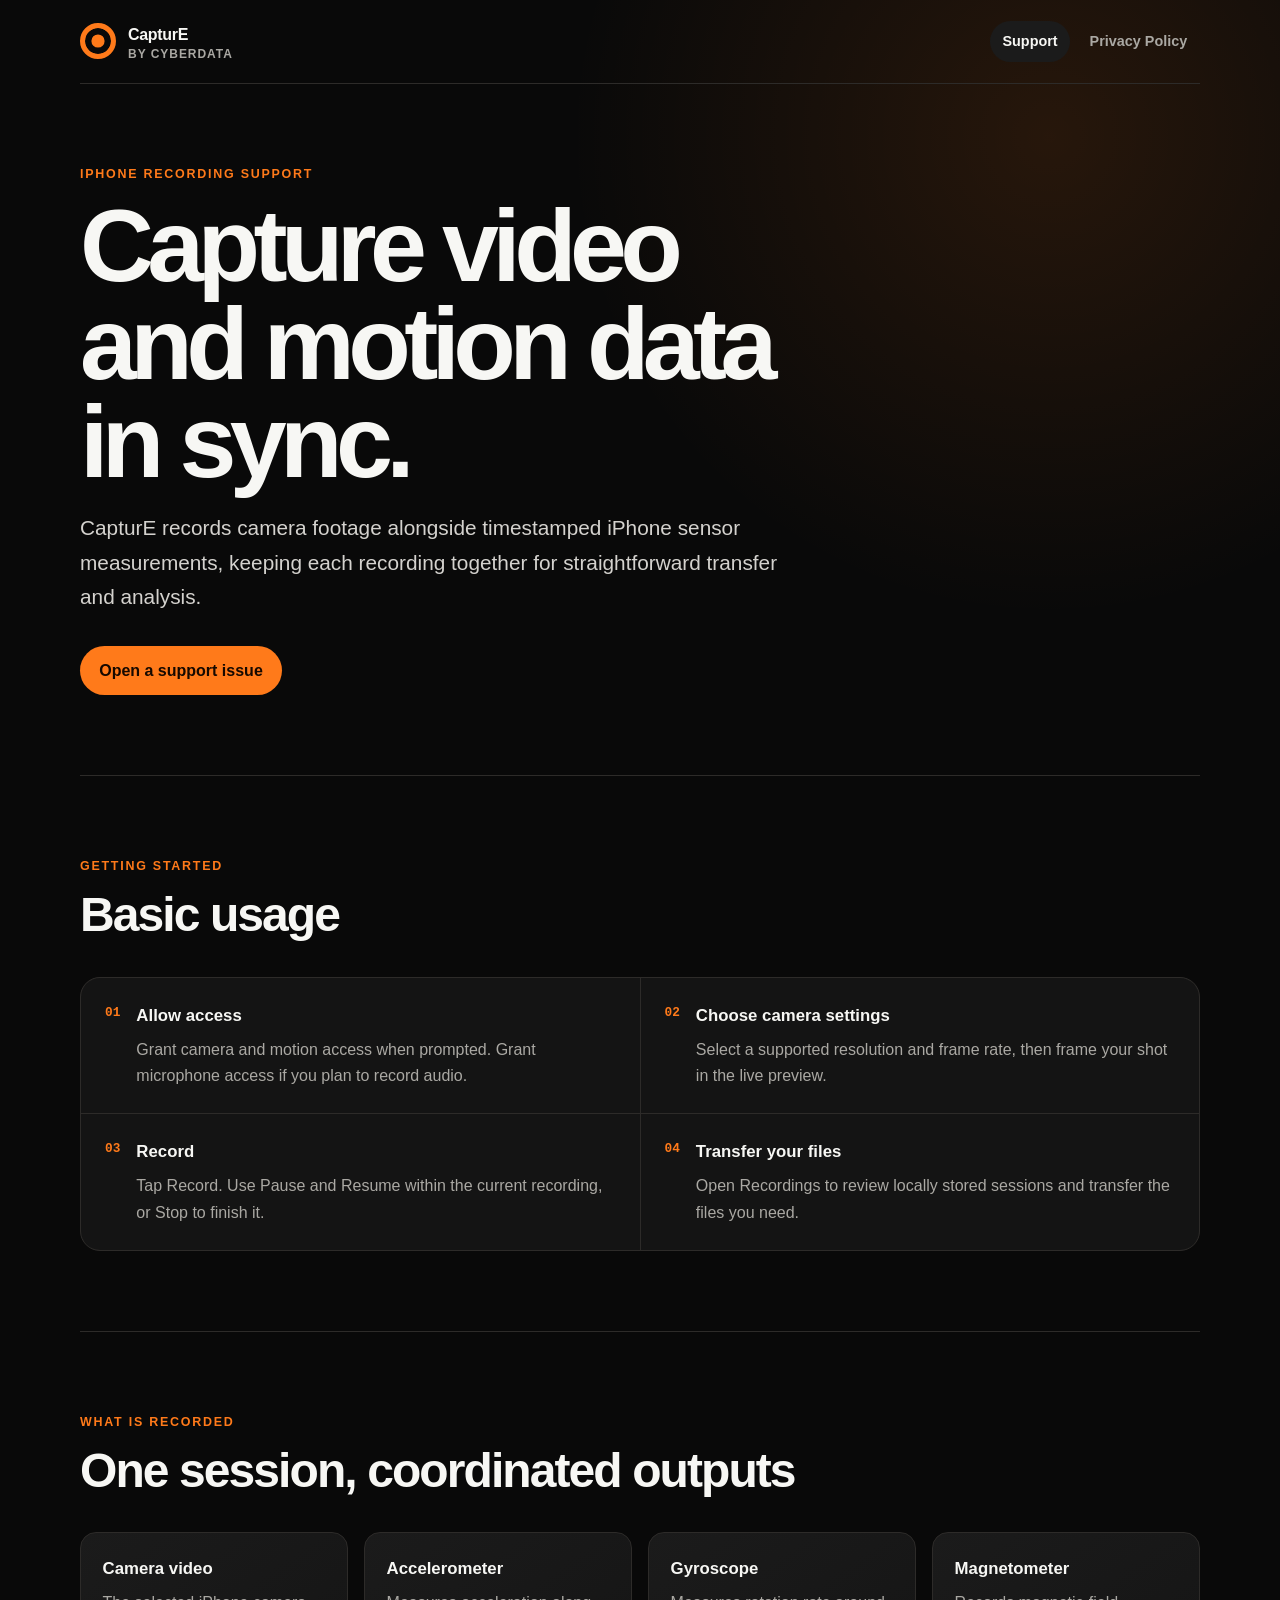
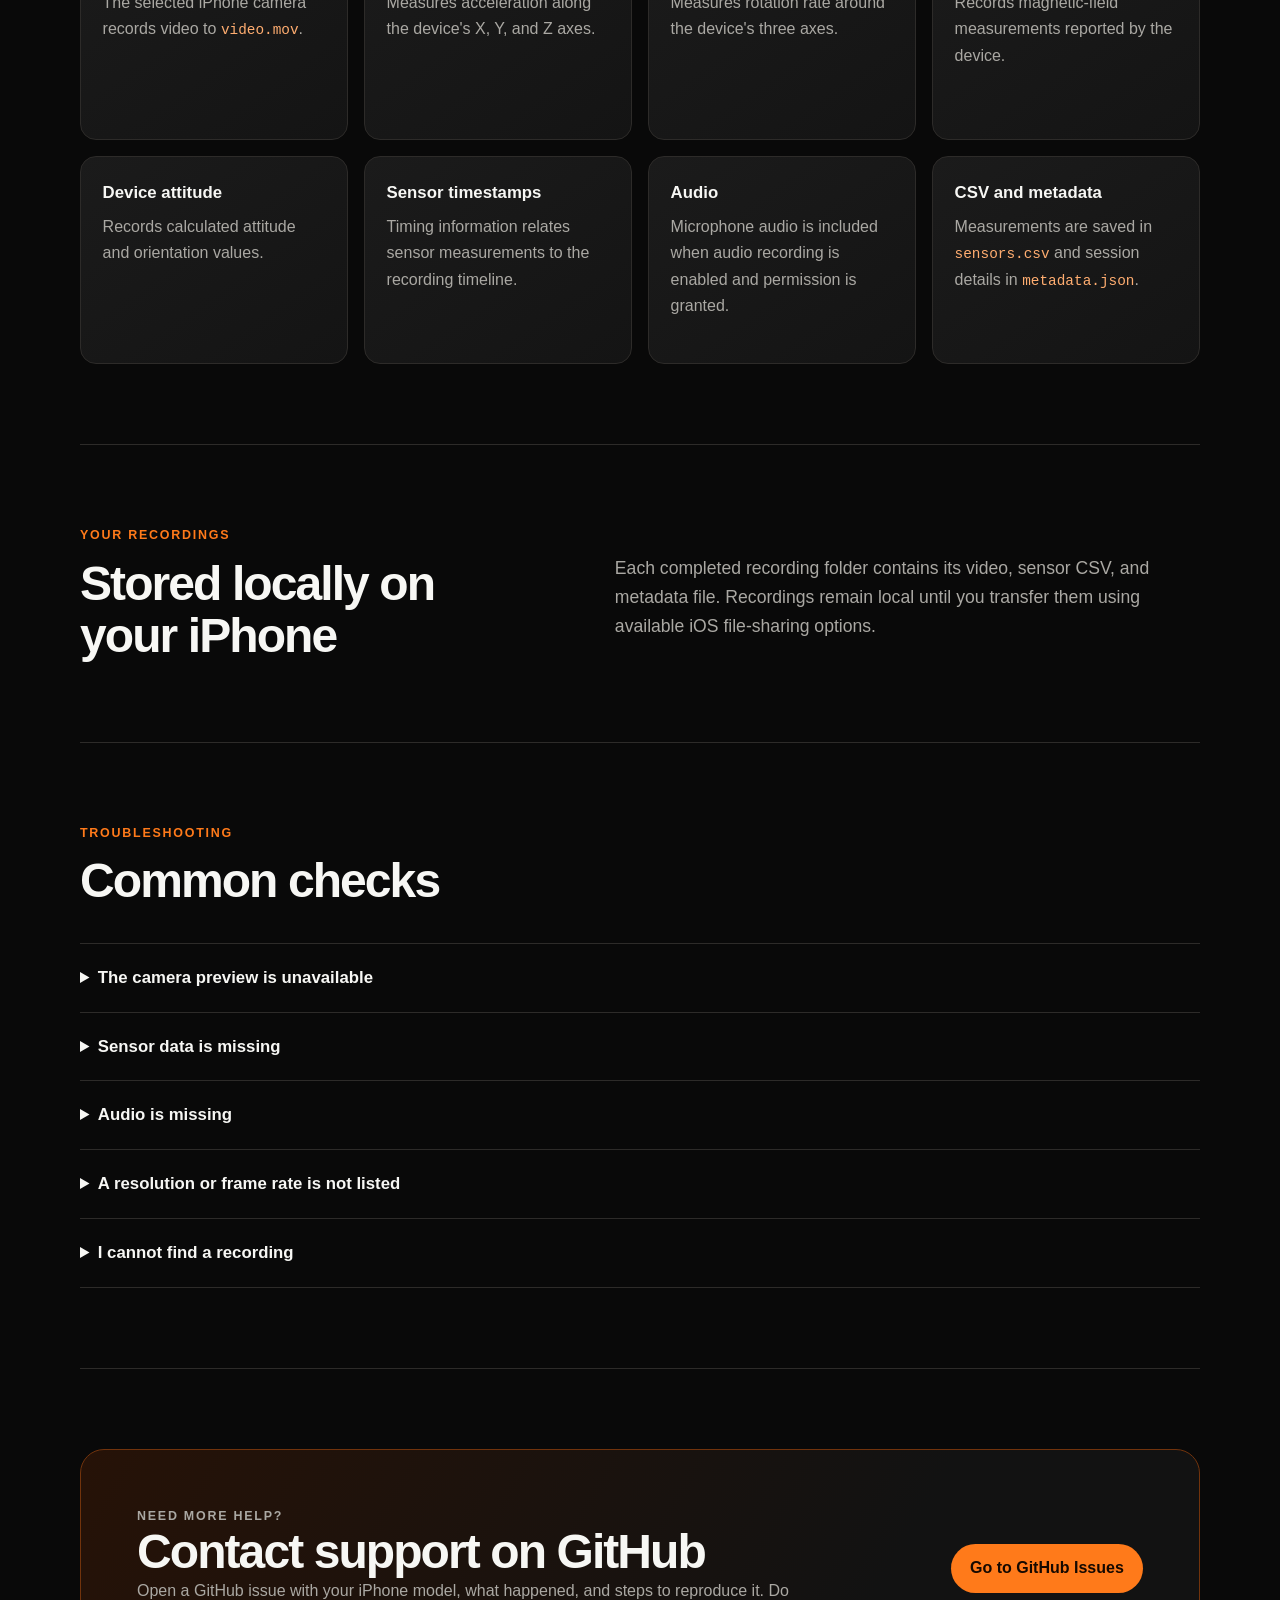
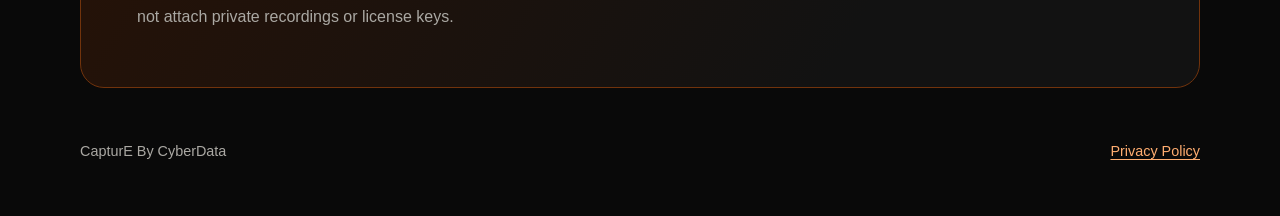
<file: docs/index.html>
<!doctype html>
<html lang="en">
<head>
  <meta charset="utf-8">
  <meta name="viewport" content="width=device-width, initial-scale=1">
  <meta name="description" content="Support and usage guidance for CapturE By CyberData on iPhone.">
  <meta name="theme-color" content="#090909">
  <link rel="icon" type="image/svg+xml" href="data:image/svg+xml,%3Csvg xmlns='http://www.w3.org/2000/svg' viewBox='0 0 64 64'%3E%3Crect width='64' height='64' rx='14' fill='%23090909'/%3E%3Ccircle cx='32' cy='32' r='17' fill='none' stroke='%23ff7a1a' stroke-width='6'/%3E%3Ccircle cx='32' cy='32' r='7' fill='%23ff7a1a'/%3E%3C/svg%3E">
  <link rel="stylesheet" href="styles.css">
  <title>CapturE By CyberData — Support</title>
</head>
<body>
  <header class="site-header">
    <a class="brand" href="index.html" aria-label="CapturE support home"><span class="brand-mark" aria-hidden="true"></span><span>CapturE <small>By CyberData</small></span></a>
    <nav aria-label="Primary navigation"><a class="active" href="index.html" aria-current="page">Support</a><a href="privacy.html">Privacy Policy</a></nav>
  </header>
  <main>
    <section class="hero">
      <p class="eyebrow">iPhone recording support</p>
      <h1>Capture video and motion data in sync.</h1>
      <p class="lede">CapturE records camera footage alongside timestamped iPhone sensor measurements, keeping each recording together for straightforward transfer and analysis.</p>
      <a class="button" href="https://github.com/arvind-kandari/iPhoneSensorRecorder/issues">Open a support issue</a>
    </section>
    <section class="section" aria-labelledby="usage">
      <div class="section-heading"><p class="eyebrow">Getting started</p><h2 id="usage">Basic usage</h2></div>
      <ol class="steps">
        <li><span>01</span><div><h3>Allow access</h3><p>Grant camera and motion access when prompted. Grant microphone access if you plan to record audio.</p></div></li>
        <li><span>02</span><div><h3>Choose camera settings</h3><p>Select a supported resolution and frame rate, then frame your shot in the live preview.</p></div></li>
        <li><span>03</span><div><h3>Record</h3><p>Tap Record. Use Pause and Resume within the current recording, or Stop to finish it.</p></div></li>
        <li><span>04</span><div><h3>Transfer your files</h3><p>Open Recordings to review locally stored sessions and transfer the files you need.</p></div></li>
      </ol>
    </section>
    <section class="section" aria-labelledby="outputs">
      <div class="section-heading"><p class="eyebrow">What is recorded</p><h2 id="outputs">One session, coordinated outputs</h2></div>
      <div class="feature-grid">
        <article><h3>Camera video</h3><p>The selected iPhone camera records video to <code>video.mov</code>.</p></article>
        <article><h3>Accelerometer</h3><p>Measures acceleration along the device's X, Y, and Z axes.</p></article>
        <article><h3>Gyroscope</h3><p>Measures rotation rate around the device's three axes.</p></article>
        <article><h3>Magnetometer</h3><p>Records magnetic-field measurements reported by the device.</p></article>
        <article><h3>Device attitude</h3><p>Records calculated attitude and orientation values.</p></article>
        <article><h3>Sensor timestamps</h3><p>Timing information relates sensor measurements to the recording timeline.</p></article>
        <article><h3>Audio</h3><p>Microphone audio is included when audio recording is enabled and permission is granted.</p></article>
        <article><h3>CSV and metadata</h3><p>Measurements are saved in <code>sensors.csv</code> and session details in <code>metadata.json</code>.</p></article>
      </div>
    </section>
    <section class="section split" aria-labelledby="storage">
      <div><p class="eyebrow">Your recordings</p><h2 id="storage">Stored locally on your iPhone</h2></div>
      <p>Each completed recording folder contains its video, sensor CSV, and metadata file. Recordings remain local until you transfer them using available iOS file-sharing options.</p>
    </section>
    <section class="section" aria-labelledby="troubleshooting">
      <div class="section-heading"><p class="eyebrow">Troubleshooting</p><h2 id="troubleshooting">Common checks</h2></div>
      <div class="troubleshooting">
        <details><summary>The camera preview is unavailable</summary><p>In iPhone Settings, confirm camera permission is enabled for CapturE, then reopen the app.</p></details>
        <details><summary>Sensor data is missing</summary><p>Confirm Motion &amp; Fitness access is allowed, then start a new recording.</p></details>
        <details><summary>Audio is missing</summary><p>Check that audio recording was enabled and microphone permission was granted before recording.</p></details>
        <details><summary>A resolution or frame rate is not listed</summary><p>CapturE shows combinations supported by the selected camera. Choices vary by camera and iPhone model.</p></details>
        <details><summary>I cannot find a recording</summary><p>Check Recordings and the CapturE location exposed through iOS Files or device file sharing.</p></details>
      </div>
    </section>
    <section class="support-callout" aria-labelledby="contact">
      <div><p class="eyebrow">Need more help?</p><h2 id="contact">Contact support on GitHub</h2><p>Open a GitHub issue with your iPhone model, what happened, and steps to reproduce it. Do not attach private recordings or license keys.</p></div>
      <a class="button" href="https://github.com/arvind-kandari/iPhoneSensorRecorder/issues">Go to GitHub Issues</a>
    </section>
  </main>
  <footer><span>CapturE By CyberData</span><a href="privacy.html">Privacy Policy</a></footer>
</body>
</html>
</file>
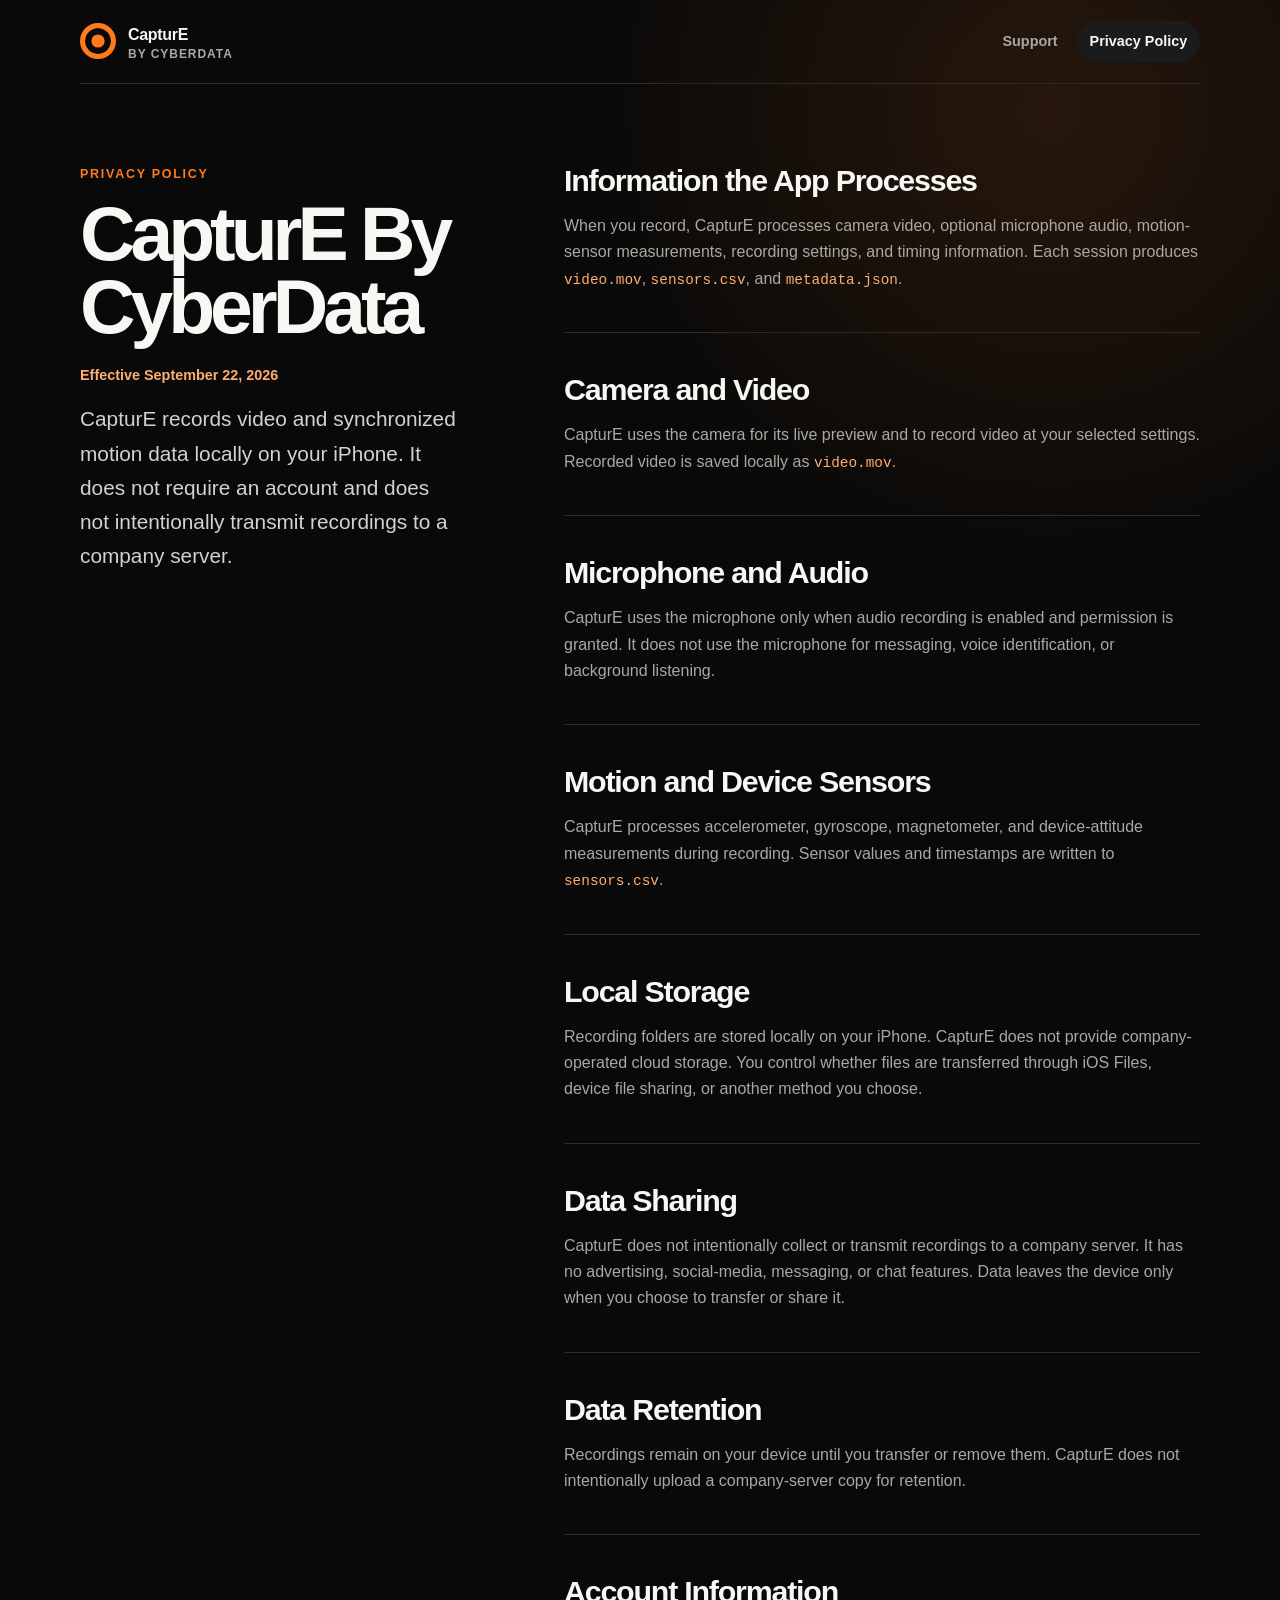
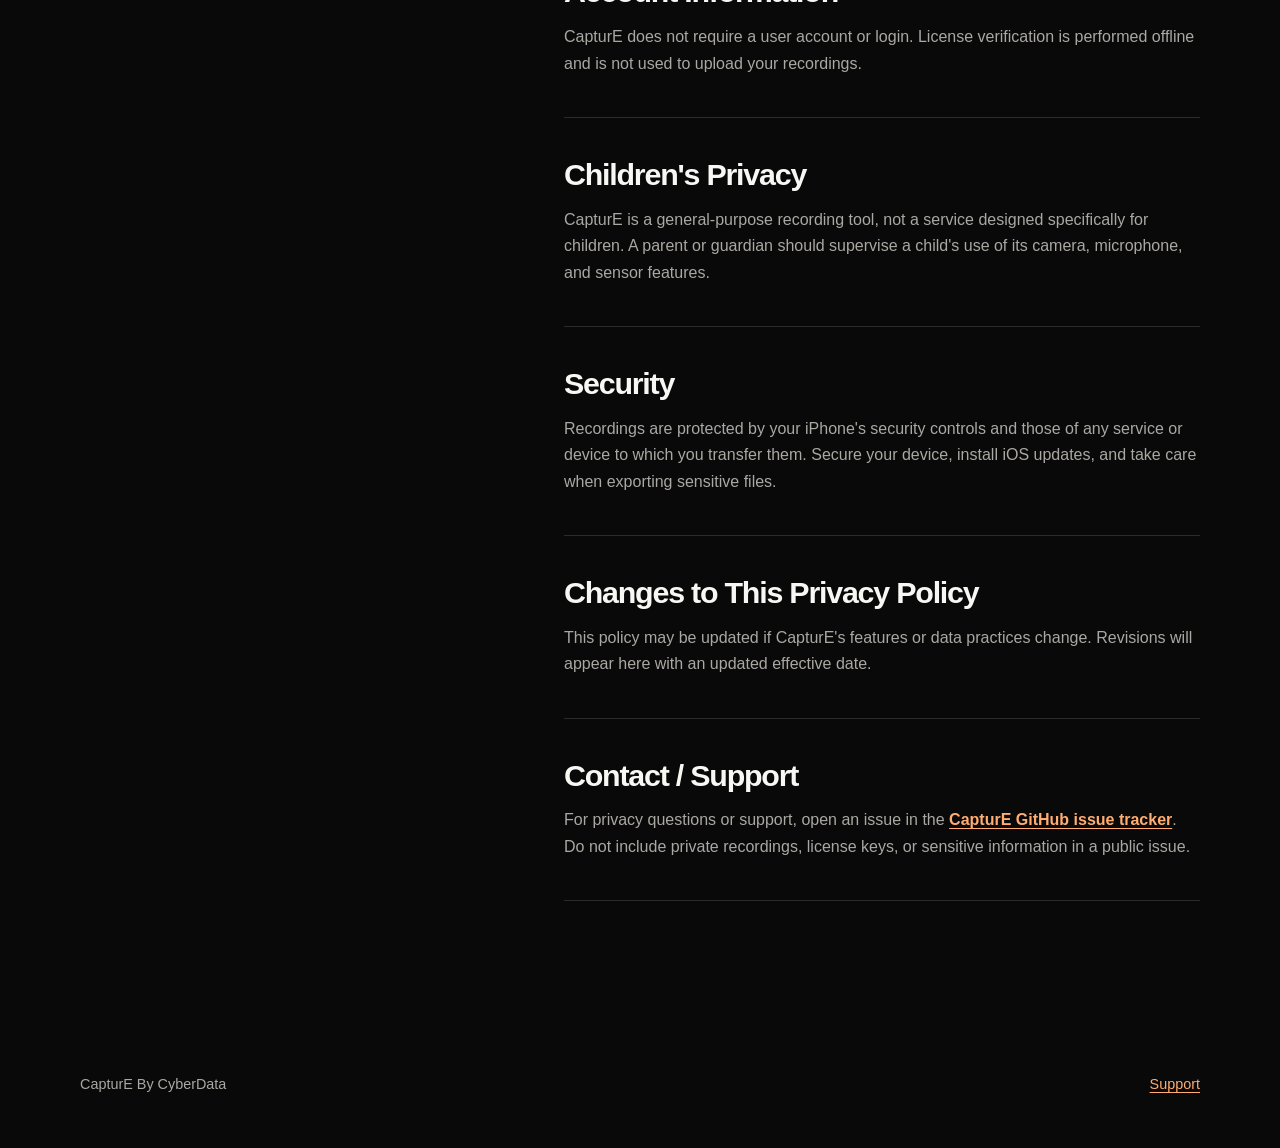
<file: docs/privacy.html>
<!doctype html>
<html lang="en">
<head>
  <meta charset="utf-8">
  <meta name="viewport" content="width=device-width, initial-scale=1">
  <meta name="description" content="Privacy Policy for CapturE By CyberData on iPhone.">
  <meta name="theme-color" content="#090909">
  <link rel="icon" type="image/svg+xml" href="data:image/svg+xml,%3Csvg xmlns='http://www.w3.org/2000/svg' viewBox='0 0 64 64'%3E%3Crect width='64' height='64' rx='14' fill='%23090909'/%3E%3Ccircle cx='32' cy='32' r='17' fill='none' stroke='%23ff7a1a' stroke-width='6'/%3E%3Ccircle cx='32' cy='32' r='7' fill='%23ff7a1a'/%3E%3C/svg%3E">
  <link rel="stylesheet" href="styles.css">
  <title>CapturE By CyberData — Privacy Policy</title>
</head>
<body>
  <header class="site-header">
    <a class="brand" href="index.html" aria-label="CapturE support home"><span class="brand-mark" aria-hidden="true"></span><span>CapturE <small>By CyberData</small></span></a>
    <nav aria-label="Primary navigation"><a href="index.html">Support</a><a class="active" href="privacy.html" aria-current="page">Privacy Policy</a></nav>
  </header>
  <main class="policy-layout">
    <header class="policy-heading">
      <p class="eyebrow">Privacy Policy</p><h1>CapturE By CyberData</h1><p class="policy-date">Effective September 22, 2026</p>
      <p class="lede">CapturE records video and synchronized motion data locally on your iPhone. It does not require an account and does not intentionally transmit recordings to a company server.</p>
    </header>
    <article class="policy-content">
      <section><h2>Information the App Processes</h2><p>When you record, CapturE processes camera video, optional microphone audio, motion-sensor measurements, recording settings, and timing information. Each session produces <code>video.mov</code>, <code>sensors.csv</code>, and <code>metadata.json</code>.</p></section>
      <section><h2>Camera and Video</h2><p>CapturE uses the camera for its live preview and to record video at your selected settings. Recorded video is saved locally as <code>video.mov</code>.</p></section>
      <section><h2>Microphone and Audio</h2><p>CapturE uses the microphone only when audio recording is enabled and permission is granted. It does not use the microphone for messaging, voice identification, or background listening.</p></section>
      <section><h2>Motion and Device Sensors</h2><p>CapturE processes accelerometer, gyroscope, magnetometer, and device-attitude measurements during recording. Sensor values and timestamps are written to <code>sensors.csv</code>.</p></section>
      <section><h2>Local Storage</h2><p>Recording folders are stored locally on your iPhone. CapturE does not provide company-operated cloud storage. You control whether files are transferred through iOS Files, device file sharing, or another method you choose.</p></section>
      <section><h2>Data Sharing</h2><p>CapturE does not intentionally collect or transmit recordings to a company server. It has no advertising, social-media, messaging, or chat features. Data leaves the device only when you choose to transfer or share it.</p></section>
      <section><h2>Data Retention</h2><p>Recordings remain on your device until you transfer or remove them. CapturE does not intentionally upload a company-server copy for retention.</p></section>
      <section><h2>Account Information</h2><p>CapturE does not require a user account or login. License verification is performed offline and is not used to upload your recordings.</p></section>
      <section><h2>Children's Privacy</h2><p>CapturE is a general-purpose recording tool, not a service designed specifically for children. A parent or guardian should supervise a child's use of its camera, microphone, and sensor features.</p></section>
      <section><h2>Security</h2><p>Recordings are protected by your iPhone's security controls and those of any service or device to which you transfer them. Secure your device, install iOS updates, and take care when exporting sensitive files.</p></section>
      <section><h2>Changes to This Privacy Policy</h2><p>This policy may be updated if CapturE's features or data practices change. Revisions will appear here with an updated effective date.</p></section>
      <section><h2>Contact / Support</h2><p>For privacy questions or support, open an issue in the <a href="https://github.com/arvind-kandari/iPhoneSensorRecorder/issues">CapturE GitHub issue tracker</a>. Do not include private recordings, license keys, or sensitive information in a public issue.</p></section>
    </article>
  </main>
  <footer><span>CapturE By CyberData</span><a href="index.html">Support</a></footer>
</body>
</html>
</file>
<file: docs/styles.css>
:root {
  color-scheme: dark;
  --bg: #090909;
  --surface: #141414;
  --raised: #1b1b1b;
  --text: #f7f7f4;
  --muted: #aaa8a3;
  --line: #2d2b29;
  --orange: #ff7a1a;
  --orange-light: #ffad70;
  --width: 1120px;
  font-family: -apple-system, BlinkMacSystemFont, "Segoe UI", sans-serif;
}

* { box-sizing: border-box; }
html { scroll-behavior: smooth; }
body {
  margin: 0;
  background: radial-gradient(circle at 82% 4%, rgb(255 122 26 / 12%), transparent 30rem), var(--bg);
  color: var(--text);
  font-size: 1rem;
  line-height: 1.65;
}
a { color: var(--orange-light); text-underline-offset: .2em; }
a:hover { color: var(--text); }
.site-header, main, footer { width: min(calc(100% - 2rem), var(--width)); margin-inline: auto; }
.site-header {
  min-height: 5.25rem;
  display: flex;
  align-items: center;
  justify-content: space-between;
  gap: 1.5rem;
  border-bottom: 1px solid var(--line);
}
.brand { display: inline-flex; align-items: center; gap: .75rem; color: var(--text); font-weight: 750; letter-spacing: -.02em; text-decoration: none; }
.brand small { display: block; color: var(--muted); font-size: .75rem; letter-spacing: .08em; line-height: 1.1; text-transform: uppercase; }
.brand-mark { width: 2.25rem; aspect-ratio: 1; border: .32rem solid var(--orange); border-radius: 50%; box-shadow: inset 0 0 0 .4rem var(--bg); background: var(--orange); }
nav { display: flex; gap: .4rem; }
nav a { padding: .55rem .8rem; border-radius: 999px; color: var(--muted); font-size: .9rem; font-weight: 650; text-decoration: none; }
nav a:hover, nav a.active { background: var(--raised); color: var(--text); }
.hero { min-height: 34rem; display: grid; align-content: center; justify-items: start; padding: 5rem 0; border-bottom: 1px solid var(--line); }
.eyebrow { margin: 0 0 .75rem; color: var(--orange); font-size: .78rem; font-weight: 800; letter-spacing: .14em; text-transform: uppercase; }
h1, h2, h3, p { margin-top: 0; }
h1 { max-width: 13ch; margin-bottom: 1.25rem; font-size: clamp(2.8rem, 8vw, 6.6rem); letter-spacing: -.065em; line-height: .96; }
h2 { margin-bottom: 0; font-size: clamp(1.8rem, 4vw, 3rem); letter-spacing: -.04em; line-height: 1.08; }
h3 { margin-bottom: .45rem; font-size: 1.05rem; }
.lede { max-width: 44rem; margin-bottom: 2rem; color: #d4d2ce; font-size: clamp(1.08rem, 2.2vw, 1.3rem); }
.button { display: inline-flex; min-height: 3rem; align-items: center; justify-content: center; padding: .7rem 1.2rem; border-radius: 999px; background: var(--orange); color: #160900; font-weight: 800; text-decoration: none; }
.button:hover { background: var(--orange-light); color: #160900; }
.section { padding: 5rem 0; border-bottom: 1px solid var(--line); }
.section-heading { margin-bottom: 2.25rem; }
.steps { margin: 0; padding: 0; display: grid; grid-template-columns: repeat(2, 1fr); gap: 1px; overflow: hidden; border: 1px solid var(--line); border-radius: 1.25rem; background: var(--line); list-style: none; }
.steps li { display: grid; grid-template-columns: auto 1fr; gap: 1rem; padding: 1.5rem; background: var(--surface); }
.steps li > span { color: var(--orange); font-family: ui-monospace, SFMono-Regular, Menlo, monospace; font-size: .8rem; font-weight: 800; }
.steps p, .feature-grid p, .split > p, .policy-content p, .support-callout p, details p { margin-bottom: 0; color: var(--muted); }
.feature-grid { display: grid; grid-template-columns: repeat(4, 1fr); gap: 1rem; }
.feature-grid article { min-height: 13rem; padding: 1.35rem; border: 1px solid var(--line); border-radius: 1rem; background: linear-gradient(145deg, var(--raised), var(--surface)); }
code { color: var(--orange-light); font-family: ui-monospace, SFMono-Regular, Menlo, monospace; font-size: .9em; }
.split { display: grid; grid-template-columns: .85fr 1.15fr; gap: clamp(2rem, 8vw, 7rem); align-items: start; }
.split > p { padding-top: 1.8rem; font-size: 1.1rem; }
.troubleshooting { border-top: 1px solid var(--line); }
details { border-bottom: 1px solid var(--line); }
summary { padding: 1.25rem 2.5rem 1.25rem 0; cursor: pointer; font-size: 1.05rem; font-weight: 700; }
details p { max-width: 48rem; padding-bottom: 1.25rem; }
.support-callout { margin-top: 5rem; padding: clamp(1.5rem, 5vw, 3.5rem); display: flex; align-items: center; justify-content: space-between; gap: 2rem; border: 1px solid #71330c; border-radius: 1.5rem; background: linear-gradient(120deg, #261207, #121212 70%); }
.support-callout p:not(.eyebrow) { max-width: 42rem; }
.support-callout .button { flex: 0 0 auto; }
footer { min-height: 8rem; display: flex; align-items: center; justify-content: space-between; gap: 1rem; color: var(--muted); font-size: .9rem; }
.policy-layout { display: grid; grid-template-columns: minmax(16rem, .75fr) minmax(0, 1.25fr); gap: clamp(3rem, 8vw, 8rem); padding: 5rem 0; }
.policy-heading { position: sticky; top: 2rem; align-self: start; }
.policy-heading h1 { max-width: 9ch; font-size: clamp(2.7rem, 6vw, 5rem); }
.policy-date { color: var(--orange-light); font-size: .9rem; font-weight: 700; }
.policy-content section { padding-bottom: 2.5rem; margin-bottom: 2.5rem; border-bottom: 1px solid var(--line); }
.policy-content h2 { margin-bottom: 1rem; font-size: clamp(1.35rem, 3vw, 1.9rem); }
.policy-content a { font-weight: 700; }

@media (max-width: 850px) {
  .feature-grid { grid-template-columns: repeat(2, 1fr); }
  .policy-layout { grid-template-columns: 1fr; }
  .policy-heading { position: static; }
}

@media (max-width: 620px) {
  .site-header { padding: 1rem 0; align-items: flex-start; flex-direction: column; }
  nav { width: 100%; }
  nav a { flex: 1; text-align: center; }
  .hero { min-height: 30rem; padding: 4rem 0; }
  .section { padding: 3.5rem 0; }
  .steps, .feature-grid, .split { grid-template-columns: 1fr; }
  .feature-grid article { min-height: auto; }
  .support-callout { margin-top: 3.5rem; align-items: stretch; flex-direction: column; }
  footer { align-items: flex-start; justify-content: center; flex-direction: column; }
}

@media (prefers-reduced-motion: reduce) { html { scroll-behavior: auto; } }
</file>
